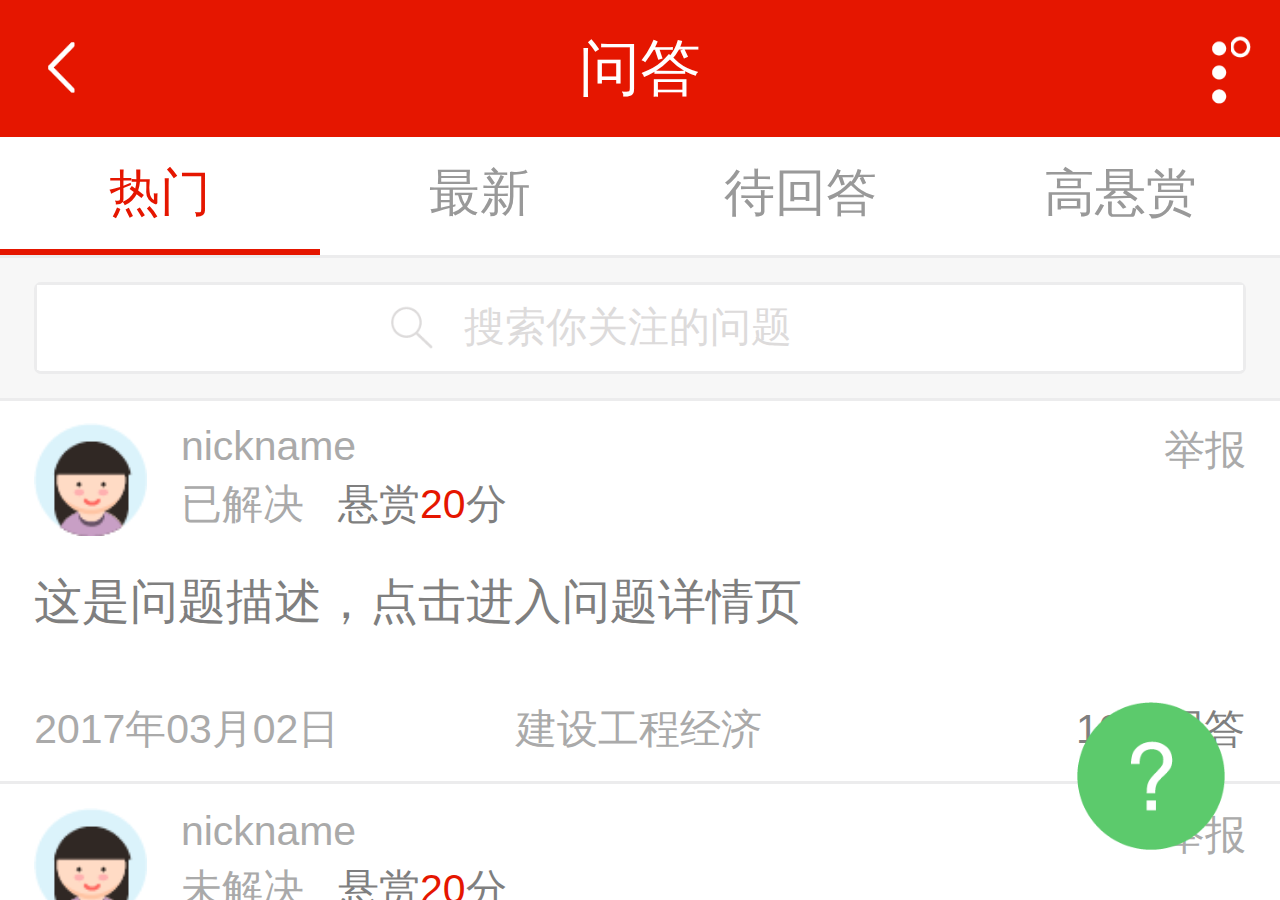
<file: index.html>
﻿<!DOCTYPE html>
<html>

	<head>
		<meta charset="utf-8" />
		<meta name="viewport" content="width=device-width, initial-scale=1, maximum-scale=1, user-scalable=no">
		<title>aaaa</title>		
		<script type="text/javascript" src="js/rem.js"></script>
		<link rel="stylesheet" href="css/common.css" />
		<link rel="stylesheet" href="css/index.css" />
		<script type="text/javascript" src="js/zepto.js"></script>
		<script type="text/javascript" src="js/zepto.gotop.js" ></script>
		<script type="text/javascript" src="js/common.js" ></script>
	</head>

	<body>
		<div class="main-box">
		<div class="head-fixed">
				<header>
				<div class="qa-headaer">
					<a href="#" class="back"><i class="bg-icon"></i></a>
					问答
					<div class="more">
						<!--提示圆点-->
						<i class="bg-icon more-tips"></i>
						<!--三点-->
						<i class="bg-icon more-none"></i>
					</div>
				</div>
			</header>
				<div id="nav">
					<ul class="clearfix">
						<li class="active-nav">热门</li>
						<li>最新</li>
						<li>待回答</li>
						<li>高悬赏</li>
					</ul>
				</div>
				<div class="search-div">
					<div>
							<i class="bg-icon"></i>
							<input type="search" placeholder="搜索你关注的问题" />
					</div>
				</div>
			</div>    
		<div class="body">
		<div class="frame">
			<div class="slider">
				<div class="box">
						<div>
							<div class="question-box">
								<div class="head-box flex-box">
									<div class="headpic">
										<img src="img/headpic.png" width="100%" />
									</div>
									<div class="head-text">
										<div class="nickname">nickname</div>
										<div class="status"><span>已解决</span><span class="reward color-7f">悬赏<span class="score">20</span>分</span>
										</div>
									</div>
									<div class="report">举报</div>
								</div>
								<p class="color-7f">这是问题描述，点击进入问题详情页</p>
								<div class="bottom-box clearfix">
										<div>2017年03月02日</div>
										<div>建设工程经济</div>
										<div class="color-7f">10条回答</div>
								</div>
							</div>
							<div class="question-box">
								<div class="head-box flex-box">
									<div class="headpic">
										<img src="img/headpic.png" width="100%" />
									</div>
									<div class="head-text">
										<div class="nickname">nickname</div>
										<div class="status"><span>未解决</span><span class="reward color-7f">悬赏<span class="score">20</span>分</span>
										</div>
									</div>
									<div class="report">举报</div>
								</div>
								<p class="color-7f">这是问题描述，点击进入问题详情页</p>
								<div class="bottom-box clearfix">
										<div>2017年03月02日</div>
										<div>建设工程经济</div>
										<div class="color-7f">10条回答</div>
								</div>
							</div>
							<div class="question-box">
								<div class="head-box flex-box">
									<div class="headpic">
										<img src="img/headpic.png" width="100%" />
									</div>
									<div class="head-text">
										<div class="nickname">nickname</div>
										<div class="status"><span>未解决</span><span class="reward color-7f">悬赏<span class="score">20</span>分</span>
										</div>
									</div>
									<div class="report">举报</div>
								</div>
								<p class="color-7f">这是问题描述，点击进入问题详情页</p>
								<div class="bottom-box clearfix">
										<div>2017年03月02日</div>
										<div>建设工程经济</div>
										<div class="color-7f">10条回答</div>
								</div>
							</div>
						</div>
						<div class="course-div">
							<div class="course-head">
								<img src="img/arrows.png" class="arrow" style="display: inline;" />
								<span class="course-head-title">你可能需要的课程</span>
								<a href="#">
									<span class="course-more">更多</span><img src="img/more.png" class="course-img-more" style="display: inline;" />
								</a>
							</div>
							<div class="course-wrap">
								<div style="width: 90.6rem;height: 12.6rem;">
									<!--此值为15.1*推荐课程数+0.03，套页面时可修改，目前是6个-->
									<div class="course-box">
										<a href="#">
											<div class="course-img">
												<img src="img/feng.png" />
											</div>
											<p class="overtwo-circle">这这是课程名称</p>
										</a>
									</div>
									<div class="course-box">
										<a href="#">
											<div class="course-img">
												<img src="img/feng.png" />
											</div>
											<p class="overtwo-circle">这是课程名称</p>
										</a>
									</div>
									<div class="course-box">
										<a href="#">
											<div class="course-img">
												<img src="img/feng.png" />
											</div>
											<p class="overtwo-circle">这是课程名称</p>
										</a>
									</div>
									<div class="course-box">
										<a href="#">
											<div class="course-img">
												<img src="img/feng.png" />
											</div>
											<p class="overtwo-circle">这是课程名称</p>
										</a>
									</div>
									<div class="course-box">
										<a href="#">
											<div class="course-img">
												<img src="img/feng.png" />
											</div>
											<p class="overtwo-circle">这是课程名称</p>
										</a>
									</div>
									<div class="course-box">
										<a href="#">
											<div class="course-img">
												<img src="img/feng.png" />
											</div>
											<p class="overtwo-circle">这是课程名称</p>
										</a>
									</div>
								</div>
							</div>
						</div>
						<div>
							<div class="question-box">
								<div class="head-box flex-box">
									<div class="headpic">
										<img src="img/headpic.png" width="100%" />
									</div>
									<div class="head-text">
										<div class="nickname">nickname</div>
										<div class="status"><span>未解决</span><span class="reward color-7f">悬赏<span class="score">20</span>分</span>
										</div>
									</div>
									<div class="report">举报</div>
								</div>
								<p class="color-7f">这是问题描述，点击进入问题详情页</p>
								<div class="bottom-box clearfix">
										<div>2017年03月02日</div>
										<div>建设工程经济</div>
										<div class="color-7f">10条回答</div>
								</div>
							</div>
							<div class="question-box">
								<div class="head-box flex-box">
									<div class="headpic">
										<img src="img/headpic.png" width="100%" />
									</div>
									<div class="head-text">
										<div class="nickname">nickname</div>
										<div class="status"><span>未解决</span><span class="reward color-7f">悬赏<span class="score">20</span>分</span>
										</div>
									</div>
									<div class="report">举报</div>
								</div>
								<p class="color-7f">这是问题描述，点击进入问题详情页</p>
								<div class="bottom-box clearfix">
										<div>2017年03月02日</div>
										<div>建设工程经济</div>
										<div class="color-7f">10条回答</div>
								</div>
							</div>
							<div class="question-box">
								<div class="head-box flex-box">
									<div class="headpic">
										<img src="img/headpic.png" width="100%" />
									</div>
									<div class="head-text">
										<div class="nickname">nickname</div>
										<div class="status"><span>未解决</span><span class="reward color-7f">悬赏<span class="score">20</span>分</span>
										</div>
									</div>
									<div class="report">举报</div>
								</div>
								<p class="color-7f">这是问题描述，点击进入问题详情页</p>
								<div class="bottom-box clearfix">
										<div>2017年03月02日</div>
										<div>建设工程经济</div>
										<div class="color-7f">10条回答</div>
								</div>
							</div>
						</div>
						<div class="course-div">
							<div class="course-head">
								<img src="img/arrows.png" class="arrow" style="display: inline;" />
								<span class="course-head-title">你可能需要的图书</span>
								<a href="#">
									<span class="course-more">更多</span><img src="img/more.png" class="course-img-more" style="display: inline;" />
								</a>
							</div>
							<div class="course-wrap">
								<div style="width: 90.6rem;height: 18.8rem;">
									<!--此值为15.1*推荐课程数+0.01，套页面时可修改，目前是6个-->
									<div class="course-box">
										<a href="#">
											<div class="book-img">
												<img src="img/bookimg.png" />
											</div>
											<p class="overtwo-circle">这是图书名称</p>
										</a>
									</div>
									<div class="course-box">
										<a href="#">
											<div class="book-img">
												<img src="img/bookimg.png" />
											</div>
											<p class="overtwo-circle">这是图书名称</p>
										</a>
									</div>
									<div class="course-box">
										<a href="#">
											<div class="book-img">
												<img src="img/bookimg.png" />
											</div>
											<p class="overtwo-circle">这是图书名称</p>
										</a>
									</div>
									<div class="course-box">
										<a href="#">
											<div class="book-img">
												<img src="img/bookimg.png" />
											</div>
											<p class="overtwo-circle">这是图书名称这是图书</p>
										</a>
									</div>
									<div class="course-box">
										<a href="#">
											<div class="book-img">
												<img src="img/bookimg.png" />
											</div>
											<p class="overtwo-circle">这是图书名称</p>
										</a>
									</div>
									<div class="course-box">
										<a href="#">
											<div class="book-img">
												<img src="img/bookimg.png" />
											</div>
											<p class="overtwo-circle">这是图书名称</p>
										</a>
									</div>
								</div>
							</div>
						</div>
						<div>
							<div class="question-box">
								<div class="head-box flex-box">
									<div class="headpic">
										<img src="img/headpic.png" width="100%" />
									</div>
									<div class="head-text">
										<div class="nickname">nickname</div>
										<div class="status"><span>未解决</span><span class="reward color-7f">悬赏<span class="score">20</span>分</span>
										</div>
									</div>
									<div class="report">举报</div>
								</div>
								<p class="color-7f">这是问题描述，点击进入问题详情页</p>
								<div class="bottom-box clearfix">
										<div>2017年03月02日</div>
										<div>建设工程经济</div>
										<div class="color-7f">10条回答</div>
								</div>
							</div>
							<div class="question-box">
								<div class="head-box flex-box">
									<div class="headpic">
										<img src="img/headpic.png" width="100%" />
									</div>
									<div class="head-text">
										<div class="nickname">nickname</div>
										<div class="status"><span>未解决</span><span class="reward color-7f">悬赏<span class="score">20</span>分</span>
										</div>
									</div>
									<div class="report">举报</div>
								</div>
								<p class="color-7f">这是问题描述，点击进入问题详情页</p>
								<div class="bottom-box clearfix">
										<div>2017年03月02日</div>
										<div>建设工程经济</div>
										<div class="color-7f">10条回答</div>
								</div>
							</div>
							<div class="question-box">
								<div class="head-box flex-box">
									<div class="headpic">
										<img src="img/headpic.png" width="100%" />
									</div>
									<div class="head-text">
										<div class="nickname">nickname</div>
										<div class="status"><span>未解决</span><span class="reward color-7f">悬赏<span class="score">20</span>分</span>
										</div>
									</div>
									<div class="report">举报</div>
								</div>
								<p class="color-7f">这是问题描述，点击进入问题详情页</p>
								<div class="bottom-box clearfix">
										<div>2017年03月02日</div>
										<div>建设工程经济</div>
										<div class="color-7f">10条回答</div>
								</div>
							</div>
						</div>
					
				</div>
				<div class="box">
						<div>
							<div class="question-box">
								<div class="head-box flex-box">
									<div class="headpic">
										<img src="img/headpic.png" width="100%" />
									</div>
									<div class="head-text">
										<div class="nickname">nickname</div>
										<div class="status"><span>未解决</span><span class="reward color-7f">悬赏<span class="score">20</span>分</span>
										</div>
									</div>
									<div class="report">举报</div>
								</div>
								<p class="color-7f">这是问题描述，点击进入问题详情页</p>
								<div class="bottom-box clearfix">
										<div>2017年03月02日</div>
										<div>建设工程经济</div>
										<div class="color-7f">10条回答</div>
								</div>
							</div>
							<div class="question-box">
								<div class="head-box flex-box">
									<div class="headpic">
										<img src="img/headpic.png" width="100%" />
									</div>
									<div class="head-text">
										<div class="nickname">nickname</div>
										<div class="status"><span>未解决</span><span class="reward color-7f">悬赏<span class="score">20</span>分</span>
										</div>
									</div>
									<div class="report">举报</div>
								</div>
								<p class="color-7f">这是问题描述，点击进入问题详情页</p>
								<div class="bottom-box clearfix">
										<div>2017年03月02日</div>
										<div>建设工程经济</div>
										<div class="color-7f">10条回答</div>
								</div>
							</div>
							<div class="question-box">
								<div class="head-box flex-box">
									<div class="headpic">
										<img src="img/headpic.png" width="100%" />
									</div>
									<div class="head-text">
										<div class="nickname">nickname</div>
										<div class="status"><span>未解决</span><span class="reward color-7f">悬赏<span class="score">20</span>分</span>
										</div>
									</div>
									<div class="report">举报</div>
								</div>
								<p class="color-7f">这是问题描述，点击进入问题详情页</p>
								<div class="bottom-box clearfix">
										<div>2017年03月02日</div>
										<div>建设工程经济</div>
										<div class="color-7f">10条回答</div>
								</div>
							</div>
						</div>
						<div class="course-div">
							<div class="course-head">
								<img src="img/arrows.png" class="arrow" style="display: inline;" />
								<span class="course-head-title">你可能需要的课程</span>
								<a href="#">
									<span class="course-more">更多</span><img src="img/more.png" class="course-img-more" style="display: inline;" />
								</a>
							</div>
							<div class="course-wrap">
								<div style="width: 90.6rem;height: 12.6rem;">
									<!--此值为15.1*推荐课程数+0.03，套页面时可修改，目前是6个-->
									<div class="course-box">
										<a href="#">
											<div class="course-img">
												<img src="img/feng.png" />
											</div>
											<p class="overtwo-circle">这这是课程名称</p>
										</a>
									</div>
									<div class="course-box">
										<a href="#">
											<div class="course-img">
												<img src="img/feng.png" />
											</div>
											<p class="overtwo-circle">这是课程名称</p>
										</a>
									</div>
									<div class="course-box">
										<a href="#">
											<div class="course-img">
												<img src="img/feng.png" />
											</div>
											<p class="overtwo-circle">这是课程名称</p>
										</a>
									</div>
									<div class="course-box">
										<a href="#">
											<div class="course-img">
												<img src="img/feng.png" />
											</div>
											<p class="overtwo-circle">这是课程名称</p>
										</a>
									</div>
									<div class="course-box">
										<a href="#">
											<div class="course-img">
												<img src="img/feng.png" />
											</div>
											<p class="overtwo-circle">这是课程名称</p>
										</a>
									</div>
									<div class="course-box">
										<a href="#">
											<div class="course-img">
												<img src="img/feng.png" />
											</div>
											<p class="overtwo-circle">这是课程名称</p>
										</a>
									</div>
								</div>
							</div>
						</div>
						<div>
							<div class="question-box">
								<div class="head-box flex-box">
									<div class="headpic">
										<img src="img/headpic.png" width="100%" />
									</div>
									<div class="head-text">
										<div class="nickname">nickname</div>
										<div class="status"><span>未解决</span><span class="reward color-7f">悬赏<span class="score">20</span>分</span>
										</div>
									</div>
									<div class="report">举报</div>
								</div>
								<p class="color-7f">这是问题描述，点击进入问题详情页</p>
								<div class="bottom-box clearfix">
										<div>2017年03月02日</div>
										<div>建设工程经济</div>
										<div class="color-7f">10条回答</div>
								</div>
							</div>
							<div class="question-box">
								<div class="head-box flex-box">
									<div class="headpic">
										<img src="img/headpic.png" width="100%" />
									</div>
									<div class="head-text">
										<div class="nickname">nickname</div>
										<div class="status"><span>未解决</span><span class="reward color-7f">悬赏<span class="score">20</span>分</span>
										</div>
									</div>
									<div class="report">举报</div>
								</div>
								<p class="color-7f">这是问题描述，点击进入问题详情页</p>
								<div class="bottom-box clearfix">
										<div>2017年03月02日</div>
										<div>建设工程经济</div>
										<div class="color-7f">10条回答</div>
								</div>
							</div>
							<div class="question-box">
								<div class="head-box flex-box">
									<div class="headpic">
										<img src="img/headpic.png" width="100%" />
									</div>
									<div class="head-text">
										<div class="nickname">nickname</div>
										<div class="status"><span>未解决</span><span class="reward color-7f">悬赏<span class="score">20</span>分</span>
										</div>
									</div>
									<div class="report">举报</div>
								</div>
								<p class="color-7f">这是问题描述，点击进入问题详情页</p>
								<div class="bottom-box clearfix">
										<div>2017年03月02日</div>
										<div>建设工程经济</div>
										<div class="color-7f">10条回答</div>
								</div>
							</div>
						</div>
						<div class="course-div">
							<div class="course-head">
								<img src="img/arrows.png" class="arrow" style="display: inline;" />
								<span class="course-head-title">你可能需要的图书</span>
								<a href="#">
									<span class="course-more">更多</span><img src="img/more.png" class="course-img-more" style="display: inline;" />
								</a>
							</div>
							<div class="course-wrap">
								<div style="width: 90.6rem;height: 18.8rem;">
									<!--此值为15.1*推荐课程数+0.01，套页面时可修改，目前是6个-->
									<div class="course-box">
										<a href="#">
											<div class="book-img">
												<img src="img/bookimg.png" />
											</div>
											<p class="overtwo-circle">这是图书名称</p>
										</a>
									</div>
									<div class="course-box">
										<a href="#">
											<div class="book-img">
												<img src="img/bookimg.png" />
											</div>
											<p class="overtwo-circle">这是图书名称</p>
										</a>
									</div>
									<div class="course-box">
										<a href="#">
											<div class="book-img">
												<img src="img/bookimg.png" />
											</div>
											<p class="overtwo-circle">这是图书名称</p>
										</a>
									</div>
									<div class="course-box">
										<a href="#">
											<div class="book-img">
												<img src="img/bookimg.png" />
											</div>
											<p class="overtwo-circle">这是图书名称这是图书</p>
										</a>
									</div>
									<div class="course-box">
										<a href="#">
											<div class="book-img">
												<img src="img/bookimg.png" />
											</div>
											<p class="overtwo-circle">这是图书名称</p>
										</a>
									</div>
									<div class="course-box">
										<a href="#">
											<div class="book-img">
												<img src="img/bookimg.png" />
											</div>
											<p class="overtwo-circle">这是图书名称</p>
										</a>
									</div>
								</div>
							</div>
						</div>
						<div>
							<div class="question-box">
								<div class="head-box flex-box">
									<div class="headpic">
										<img src="img/headpic.png" width="100%" />
									</div>
									<div class="head-text">
										<div class="nickname">nickname</div>
										<div class="status"><span>未解决</span><span class="reward color-7f">悬赏<span class="score">20</span>分</span>
										</div>
									</div>
									<div class="report">举报</div>
								</div>
								<p class="color-7f">这是问题描述，点击进入问题详情页</p>
								<div class="bottom-box clearfix">
										<div>2017年03月02日</div>
										<div>建设工程经济</div>
										<div class="color-7f">10条回答</div>
								</div>
							</div>
							<div class="question-box">
								<div class="head-box flex-box">
									<div class="headpic">
										<img src="img/headpic.png" width="100%" />
									</div>
									<div class="head-text">
										<div class="nickname">nickname</div>
										<div class="status"><span>未解决</span><span class="reward color-7f">悬赏<span class="score">20</span>分</span>
										</div>
									</div>
									<div class="report">举报</div>
								</div>
								<p class="color-7f">这是问题描述，点击进入问题详情页</p>
								<div class="bottom-box clearfix">
										<div>2017年03月02日</div>
										<div>建设工程经济</div>
										<div class="color-7f">10条回答</div>
								</div>
							</div>
							<div class="question-box">
								<div class="head-box flex-box">
									<div class="headpic">
										<img src="img/headpic.png" width="100%" />
									</div>
									<div class="head-text">
										<div class="nickname">nickname</div>
										<div class="status"><span>未解决</span><span class="reward color-7f">悬赏<span class="score">20</span>分</span>
										</div>
									</div>
									<div class="report">举报</div>
								</div>
								<p class="color-7f">这是问题描述，点击进入问题详情页</p>
								<div class="bottom-box clearfix">
										<div>2017年03月02日</div>
										<div>建设工程经济</div>
										<div class="color-7f">10条回答</div>
								</div>
							</div>
						</div>
					
				</div>
				<div class="box">
						<div>
							<div class="question-box">
								<div class="head-box flex-box">
									<div class="headpic">
										<img src="img/headpic.png" width="100%" />
									</div>
									<div class="head-text">
										<div class="nickname">nickname</div>
										<div class="status"><span>未解决</span><span class="reward color-7f">悬赏<span class="score">20</span>分</span>
										</div>
									</div>
									<div class="report">举报</div>
								</div>
								<p class="color-7f">这是问题描述，点击进入问题详情页</p>
								<div class="bottom-box clearfix">
										<div>2017年03月02日</div>
										<div>建设工程经济</div>
										<div class="color-7f">10条回答</div>
								</div>
							</div>
							<div class="question-box">
								<div class="head-box flex-box">
									<div class="headpic">
										<img src="img/headpic.png" width="100%" />
									</div>
									<div class="head-text">
										<div class="nickname">nickname</div>
										<div class="status"><span>未解决</span><span class="reward color-7f">悬赏<span class="score">20</span>分</span>
										</div>
									</div>
									<div class="report">举报</div>
								</div>
								<p class="color-7f">这是问题描述，点击进入问题详情页</p>
								<div class="bottom-box clearfix">
										<div>2017年03月02日</div>
										<div>建设工程经济</div>
										<div class="color-7f">10条回答</div>
								</div>
							</div>
							<div class="question-box">
								<div class="head-box flex-box">
									<div class="headpic">
										<img src="img/headpic.png" width="100%" />
									</div>
									<div class="head-text">
										<div class="nickname">nickname</div>
										<div class="status"><span>未解决</span><span class="reward color-7f">悬赏<span class="score">20</span>分</span>
										</div>
									</div>
									<div class="report">举报</div>
								</div>
								<p class="color-7f">这是问题描述，点击进入问题详情页</p>
								<div class="bottom-box clearfix">
										<div>2017年03月02日</div>
										<div>建设工程经济</div>
										<div class="color-7f">10条回答</div>
								</div>
							</div>
						</div>
						<div class="course-div">
							<div class="course-head">
								<img src="img/arrows.png" class="arrow" style="display: inline;" />
								<span class="course-head-title">你可能需要的课程</span>
								<a href="#">
									<span class="course-more">更多</span><img src="img/more.png" class="course-img-more" style="display: inline;" />
								</a>
							</div>
							<div class="course-wrap">
								<div style="width: 90.6rem;height: 12.6rem;">
									<!--此值为15.1*推荐课程数+0.03，套页面时可修改，目前是6个-->
									<div class="course-box">
										<a href="#">
											<div class="course-img">
												<img src="img/feng.png" />
											</div>
											<p class="overtwo-circle">这这是课程名称</p>
										</a>
									</div>
									<div class="course-box">
										<a href="#">
											<div class="course-img">
												<img src="img/feng.png" />
											</div>
											<p class="overtwo-circle">这是课程名称</p>
										</a>
									</div>
									<div class="course-box">
										<a href="#">
											<div class="course-img">
												<img src="img/feng.png" />
											</div>
											<p class="overtwo-circle">这是课程名称</p>
										</a>
									</div>
									<div class="course-box">
										<a href="#">
											<div class="course-img">
												<img src="img/feng.png" />
											</div>
											<p class="overtwo-circle">这是课程名称</p>
										</a>
									</div>
									<div class="course-box">
										<a href="#">
											<div class="course-img">
												<img src="img/feng.png" />
											</div>
											<p class="overtwo-circle">这是课程名称</p>
										</a>
									</div>
									<div class="course-box">
										<a href="#">
											<div class="course-img">
												<img src="img/feng.png" />
											</div>
											<p class="overtwo-circle">这是课程名称</p>
										</a>
									</div>
								</div>
							</div>
						</div>
						<div>
							<div class="question-box">
								<div class="head-box flex-box">
									<div class="headpic">
										<img src="img/headpic.png" width="100%" />
									</div>
									<div class="head-text">
										<div class="nickname">nickname</div>
										<div class="status"><span>未解决</span><span class="reward color-7f">悬赏<span class="score">20</span>分</span>
										</div>
									</div>
									<div class="report">举报</div>
								</div>
								<p class="color-7f">这是问题描述，点击进入问题详情页</p>
								<div class="bottom-box clearfix">
										<div>2017年03月02日</div>
										<div>建设工程经济</div>
										<div class="color-7f">10条回答</div>
								</div>
							</div>
							<div class="question-box">
								<div class="head-box flex-box">
									<div class="headpic">
										<img src="img/headpic.png" width="100%" />
									</div>
									<div class="head-text">
										<div class="nickname">nickname</div>
										<div class="status"><span>未解决</span><span class="reward color-7f">悬赏<span class="score">20</span>分</span>
										</div>
									</div>
									<div class="report">举报</div>
								</div>
								<p class="color-7f">这是问题描述，点击进入问题详情页</p>
								<div class="bottom-box clearfix">
										<div>2017年03月02日</div>
										<div>建设工程经济</div>
										<div class="color-7f">10条回答</div>
								</div>
							</div>
							<div class="question-box">
								<div class="head-box flex-box">
									<div class="headpic">
										<img src="img/headpic.png" width="100%" />
									</div>
									<div class="head-text">
										<div class="nickname">nickname</div>
										<div class="status"><span>未解决</span><span class="reward color-7f">悬赏<span class="score">20</span>分</span>
										</div>
									</div>
									<div class="report">举报</div>
								</div>
								<p class="color-7f">这是问题描述，点击进入问题详情页</p>
								<div class="bottom-box clearfix">
										<div>2017年03月02日</div>
										<div>建设工程经济</div>
										<div class="color-7f">10条回答</div>
								</div>
							</div>
						</div>
						<div class="course-div">
							<div class="course-head">
								<img src="img/arrows.png" class="arrow" style="display: inline;" />
								<span class="course-head-title">你可能需要的图书</span>
								<a href="#">
									<span class="course-more">更多</span><img src="img/more.png" class="course-img-more" style="display: inline;" />
								</a>
							</div>
							<div class="course-wrap">
								<div style="width: 90.6rem;height: 18.8rem;">
									<!--此值为15.1*推荐课程数+0.01，套页面时可修改，目前是6个-->
									<div class="course-box">
										<a href="#">
											<div class="book-img">
												<img src="img/bookimg.png" />
											</div>
											<p class="overtwo-circle">这是图书名称</p>
										</a>
									</div>
									<div class="course-box">
										<a href="#">
											<div class="book-img">
												<img src="img/bookimg.png" />
											</div>
											<p class="overtwo-circle">这是图书名称</p>
										</a>
									</div>
									<div class="course-box">
										<a href="#">
											<div class="book-img">
												<img src="img/bookimg.png" />
											</div>
											<p class="overtwo-circle">这是图书名称</p>
										</a>
									</div>
									<div class="course-box">
										<a href="#">
											<div class="book-img">
												<img src="img/bookimg.png" />
											</div>
											<p class="overtwo-circle">这是图书名称这是图书</p>
										</a>
									</div>
									<div class="course-box">
										<a href="#">
											<div class="book-img">
												<img src="img/bookimg.png" />
											</div>
											<p class="overtwo-circle">这是图书名称</p>
										</a>
									</div>
									<div class="course-box">
										<a href="#">
											<div class="book-img">
												<img src="img/bookimg.png" />
											</div>
											<p class="overtwo-circle">这是图书名称</p>
										</a>
									</div>
								</div>
							</div>
						</div>
						<div>
							<div class="question-box">
								<div class="head-box flex-box">
									<div class="headpic">
										<img src="img/headpic.png" width="100%" />
									</div>
									<div class="head-text">
										<div class="nickname">nickname</div>
										<div class="status"><span>未解决</span><span class="reward color-7f">悬赏<span class="score">20</span>分</span>
										</div>
									</div>
									<div class="report">举报</div>
								</div>
								<p class="color-7f">这是问题描述，点击进入问题详情页</p>
								<div class="bottom-box clearfix">
										<div>2017年03月02日</div>
										<div>建设工程经济</div>
										<div class="color-7f">10条回答</div>
								</div>
							</div>
							<div class="question-box">
								<div class="head-box flex-box">
									<div class="headpic">
										<img src="img/headpic.png" width="100%" />
									</div>
									<div class="head-text">
										<div class="nickname">nickname</div>
										<div class="status"><span>未解决</span><span class="reward color-7f">悬赏<span class="score">20</span>分</span>
										</div>
									</div>
									<div class="report">举报</div>
								</div>
								<p class="color-7f">这是问题描述，点击进入问题详情页</p>
								<div class="bottom-box clearfix">
										<div>2017年03月02日</div>
										<div>建设工程经济</div>
										<div class="color-7f">10条回答</div>
								</div>
							</div>
							<div class="question-box">
								<div class="head-box flex-box">
									<div class="headpic">
										<img src="img/headpic.png" width="100%" />
									</div>
									<div class="head-text">
										<div class="nickname">nickname</div>
										<div class="status"><span>未解决</span><span class="reward color-7f">悬赏<span class="score">20</span>分</span>
										</div>
									</div>
									<div class="report">举报</div>
								</div>
								<p class="color-7f">这是问题描述，点击进入问题详情页</p>
								<div class="bottom-box clearfix">
										<div>2017年03月02日</div>
										<div>建设工程经济</div>
										<div class="color-7f">10条回答</div>
								</div>
							</div>
						</div>
				</div>
				<div class="box">
						<div>
							<div class="question-box">
								<div class="head-box flex-box">
									<div class="headpic">
										<img src="img/headpic.png" width="100%" />
									</div>
									<div class="head-text">
										<div class="nickname">nickname</div>
										<div class="status"><span>未解决</span><span class="reward color-7f">悬赏<span class="score">20</span>分</span>
										</div>
									</div>
									<div class="report">举报</div>
								</div>
								<p class="color-7f">这是问题描述，点击进入问题详情页</p>
								<div class="bottom-box clearfix">
										<div>2017年03月02日</div>
										<div>建设工程经济</div>
										<div class="color-7f">10条回答</div>
								</div>
							</div>
							<div class="question-box">
								<div class="head-box flex-box">
									<div class="headpic">
										<img src="img/headpic.png" width="100%" />
									</div>
									<div class="head-text">
										<div class="nickname">nickname</div>
										<div class="status"><span>未解决</span><span class="reward color-7f">悬赏<span class="score">20</span>分</span>
										</div>
									</div>
									<div class="report">举报</div>
								</div>
								<p class="color-7f">这是问题描述，点击进入问题详情页</p>
								<div class="bottom-box clearfix">
										<div>2017年03月02日</div>
										<div>建设工程经济</div>
										<div class="color-7f">10条回答</div>
								</div>
							</div>
							<div class="question-box">
								<div class="head-box flex-box">
									<div class="headpic">
										<img src="img/headpic.png" width="100%" />
									</div>
									<div class="head-text">
										<div class="nickname">nickname</div>
										<div class="status"><span>未解决</span><span class="reward color-7f">悬赏<span class="score">20</span>分</span>
										</div>
									</div>
									<div class="report">举报</div>
								</div>
								<p class="color-7f">这是问题描述，点击进入问题详情页</p>
								<div class="bottom-box clearfix">
										<div>2017年03月02日</div>
										<div>建设工程经济</div>
										<div class="color-7f">10条回答</div>
								</div>
							</div>
						</div>
						<div class="course-div">
							<div class="course-head">
								<img src="img/arrows.png" class="arrow" style="display: inline;" />
								<span class="course-head-title">你可能需要的课程</span>
								<a href="#">
									<span class="course-more">更多</span><img src="img/more.png" class="course-img-more" style="display: inline;" />
								</a>
							</div>
							<div class="course-wrap">
								<div style="width: 90.6rem;height: 12.6rem;">
									<!--此值为15.1*推荐课程数+0.03，套页面时可修改，目前是6个-->
									<div class="course-box">
										<a href="#">
											<div class="course-img">
												<img src="img/feng.png" />
											</div>
											<p class="overtwo-circle">这这是课程名称</p>
										</a>
									</div>
									<div class="course-box">
										<a href="#">
											<div class="course-img">
												<img src="img/feng.png" />
											</div>
											<p class="overtwo-circle">这是课程名称</p>
										</a>
									</div>
									<div class="course-box">
										<a href="#">
											<div class="course-img">
												<img src="img/feng.png" />
											</div>
											<p class="overtwo-circle">这是课程名称</p>
										</a>
									</div>
									<div class="course-box">
										<a href="#">
											<div class="course-img">
												<img src="img/feng.png" />
											</div>
											<p class="overtwo-circle">这是课程名称</p>
										</a>
									</div>
									<div class="course-box">
										<a href="#">
											<div class="course-img">
												<img src="img/feng.png" />
											</div>
											<p class="overtwo-circle">这是课程名称</p>
										</a>
									</div>
									<div class="course-box">
										<a href="#">
											<div class="course-img">
												<img src="img/feng.png" />
											</div>
											<p class="overtwo-circle">这是课程名称</p>
										</a>
									</div>
								</div>
							</div>
						</div>
						<div>
							<div class="question-box">
								<div class="head-box flex-box">
									<div class="headpic">
										<img src="img/headpic.png" width="100%" />
									</div>
									<div class="head-text">
										<div class="nickname">nickname</div>
										<div class="status"><span>未解决</span><span class="reward color-7f">悬赏<span class="score">20</span>分</span>
										</div>
									</div>
									<div class="report">举报</div>
								</div>
								<p class="color-7f">这是问题描述，点击进入问题详情页</p>
								<div class="bottom-box clearfix">
										<div>2017年03月02日</div>
										<div>建设工程经济</div>
										<div class="color-7f">10条回答</div>
								</div>
							</div>
							<div class="question-box">
								<div class="head-box flex-box">
									<div class="headpic">
										<img src="img/headpic.png" width="100%" />
									</div>
									<div class="head-text">
										<div class="nickname">nickname</div>
										<div class="status"><span>未解决</span><span class="reward color-7f">悬赏<span class="score">20</span>分</span>
										</div>
									</div>
									<div class="report">举报</div>
								</div>
								<p class="color-7f">这是问题描述，点击进入问题详情页</p>
								<div class="bottom-box clearfix">
										<div>2017年03月02日</div>
										<div>建设工程经济</div>
										<div class="color-7f">10条回答</div>
								</div>
							</div>
							<div class="question-box">
								<div class="head-box flex-box">
									<div class="headpic">
										<img src="img/headpic.png" width="100%" />
									</div>
									<div class="head-text">
										<div class="nickname">nickname</div>
										<div class="status"><span>未解决</span><span class="reward color-7f">悬赏<span class="score">20</span>分</span>
										</div>
									</div>
									<div class="report">举报</div>
								</div>
								<p class="color-7f">这是问题描述，点击进入问题详情页</p>
								<div class="bottom-box clearfix">
										<div>2017年03月02日</div>
										<div>建设工程经济</div>
										<div class="color-7f">10条回答</div>
								</div>
							</div>
						</div>
						<div class="course-div">
							<div class="course-head">
								<img src="img/arrows.png" class="arrow" style="display: inline;" />
								<span class="course-head-title">你可能需要的图书</span>
								<a href="#">
									<span class="course-more">更多</span><img src="img/more.png" class="course-img-more" style="display: inline;" />
								</a>
							</div>
							<div class="course-wrap">
								<div style="width: 90.6rem;height: 18.8rem;">
									<!--此值为15.1*推荐课程数+0.01，套页面时可修改，目前是6个-->
									<div class="course-box">
										<a href="#">
											<div class="book-img">
												<img src="img/bookimg.png" />
											</div>
											<p class="overtwo-circle">这是图书名称</p>
										</a>
									</div>
									<div class="course-box">
										<a href="#">
											<div class="book-img">
												<img src="img/bookimg.png" />
											</div>
											<p class="overtwo-circle">这是图书名称</p>
										</a>
									</div>
									<div class="course-box">
										<a href="#">
											<div class="book-img">
												<img src="img/bookimg.png" />
											</div>
											<p class="overtwo-circle">这是图书名称</p>
										</a>
									</div>
									<div class="course-box">
										<a href="#">
											<div class="book-img">
												<img src="img/bookimg.png" />
											</div>
											<p class="overtwo-circle">这是图书名称这是图书</p>
										</a>
									</div>
									<div class="course-box">
										<a href="#">
											<div class="book-img">
												<img src="img/bookimg.png" />
											</div>
											<p class="overtwo-circle">这是图书名称</p>
										</a>
									</div>
									<div class="course-box">
										<a href="#">
											<div class="book-img">
												<img src="img/bookimg.png" />
											</div>
											<p class="overtwo-circle">这是图书名称</p>
										</a>
									</div>
								</div>
							</div>
						</div>
						<div>
							<div class="question-box">
								<div class="head-box flex-box">
									<div class="headpic">
										<img src="img/headpic.png" width="100%" />
									</div>
									<div class="head-text">
										<div class="nickname">nickname</div>
										<div class="status"><span>未解决</span><span class="reward color-7f">悬赏<span class="score">20</span>分</span>
										</div>
									</div>
									<div class="report">举报</div>
								</div>
								<p class="color-7f">这是问题描述，点击进入问题详情页</p>
								<div class="bottom-box clearfix">
										<div>2017年03月02日</div>
										<div>建设工程经济</div>
										<div class="color-7f">10条回答</div>
								</div>
							</div>
							<div class="question-box">
								<div class="head-box flex-box">
									<div class="headpic">
										<img src="img/headpic.png" width="100%" />
									</div>
									<div class="head-text">
										<div class="nickname">nickname</div>
										<div class="status"><span>未解决</span><span class="reward color-7f">悬赏<span class="score">20</span>分</span>
										</div>
									</div>
									<div class="report">举报</div>
								</div>
								<p class="color-7f">这是问题描述，点击进入问题详情页</p>
								<div class="bottom-box clearfix">
										<div>2017年03月02日</div>
										<div>建设工程经济</div>
										<div class="color-7f">10条回答</div>
								</div>
							</div>
							<div class="question-box">
								<div class="head-box flex-box">
									<div class="headpic">
										<img src="img/headpic.png" width="100%" />
									</div>
									<div class="head-text">
										<div class="nickname">nickname</div>
										<div class="status"><span>未解决</span><span class="reward color-7f">悬赏<span class="score">20</span>分</span>
										</div>
									</div>
									<div class="report">举报</div>
								</div>
								<p class="color-7f">这是问题描述，点击进入问题详情页</p>
								<div class="bottom-box clearfix">
										<div>2017年03月02日</div>
										<div>建设工程经济</div>
										<div class="color-7f">10条回答</div>
								</div>
							</div>
						</div>
					
				</div>
			</div>
		</div>
		</div>
		<div class="suspend">
			<i class="bg-icon gotop"></i>
			<a href="#">
				<i class="bg-icon ask-icon"></i>
			</a>
		</div>
		<div class="more-hide-dive">
			<div class="more-arrow"></div>
			<div class="more-list">
				<ul>
					<li><a href="#"><i class="bg-icon my-ask"></i><span class="text">我的问答</span><span class="red-dot"></span></a></li>
					<li><a href="#"><i class="bg-icon change"></i><span class="text">切换科目</span></a></li>
					<li><a href="#"><i class="bg-icon home-icon"></i><span class="text">网校首页</span></a></li>
				</ul>
			</div>
		</div>
		<div class="shade"></div>
		</div>
		<div class="search-box">
			<div class="head-fixed">
				<header>
					<div class="qa-headaer">
						<a href="#" class="back"><i class="bg-icon"></i></a>
						问答
						<div class="search">搜索</div>
					</div>
				</header>

				<div class="search-div">
					<div>
						<div class="clearfix">
							<i class="bg-icon"></i>
							<input type="search" placeholder="搜索你关注的问题" />
							
						</div>
					</div>
				</div>
			</div>
			<div class="search-slider">
			<div class="history-box">
				<div class="history-head">历史记录</div>
					<ul>
						<li>这是一条记录</li>
						<li class="over-circle">这是一条记录这是一条记录这是一条记录这是一条记录这是一条记录这是一条记录这是一条记录这是一条记录这是一条记录</li>
					</ul>
			</div>
			</div>
		</div>
	</body>
<script type="text/javascript" src="js/index.js"></script>
</html>
</file>
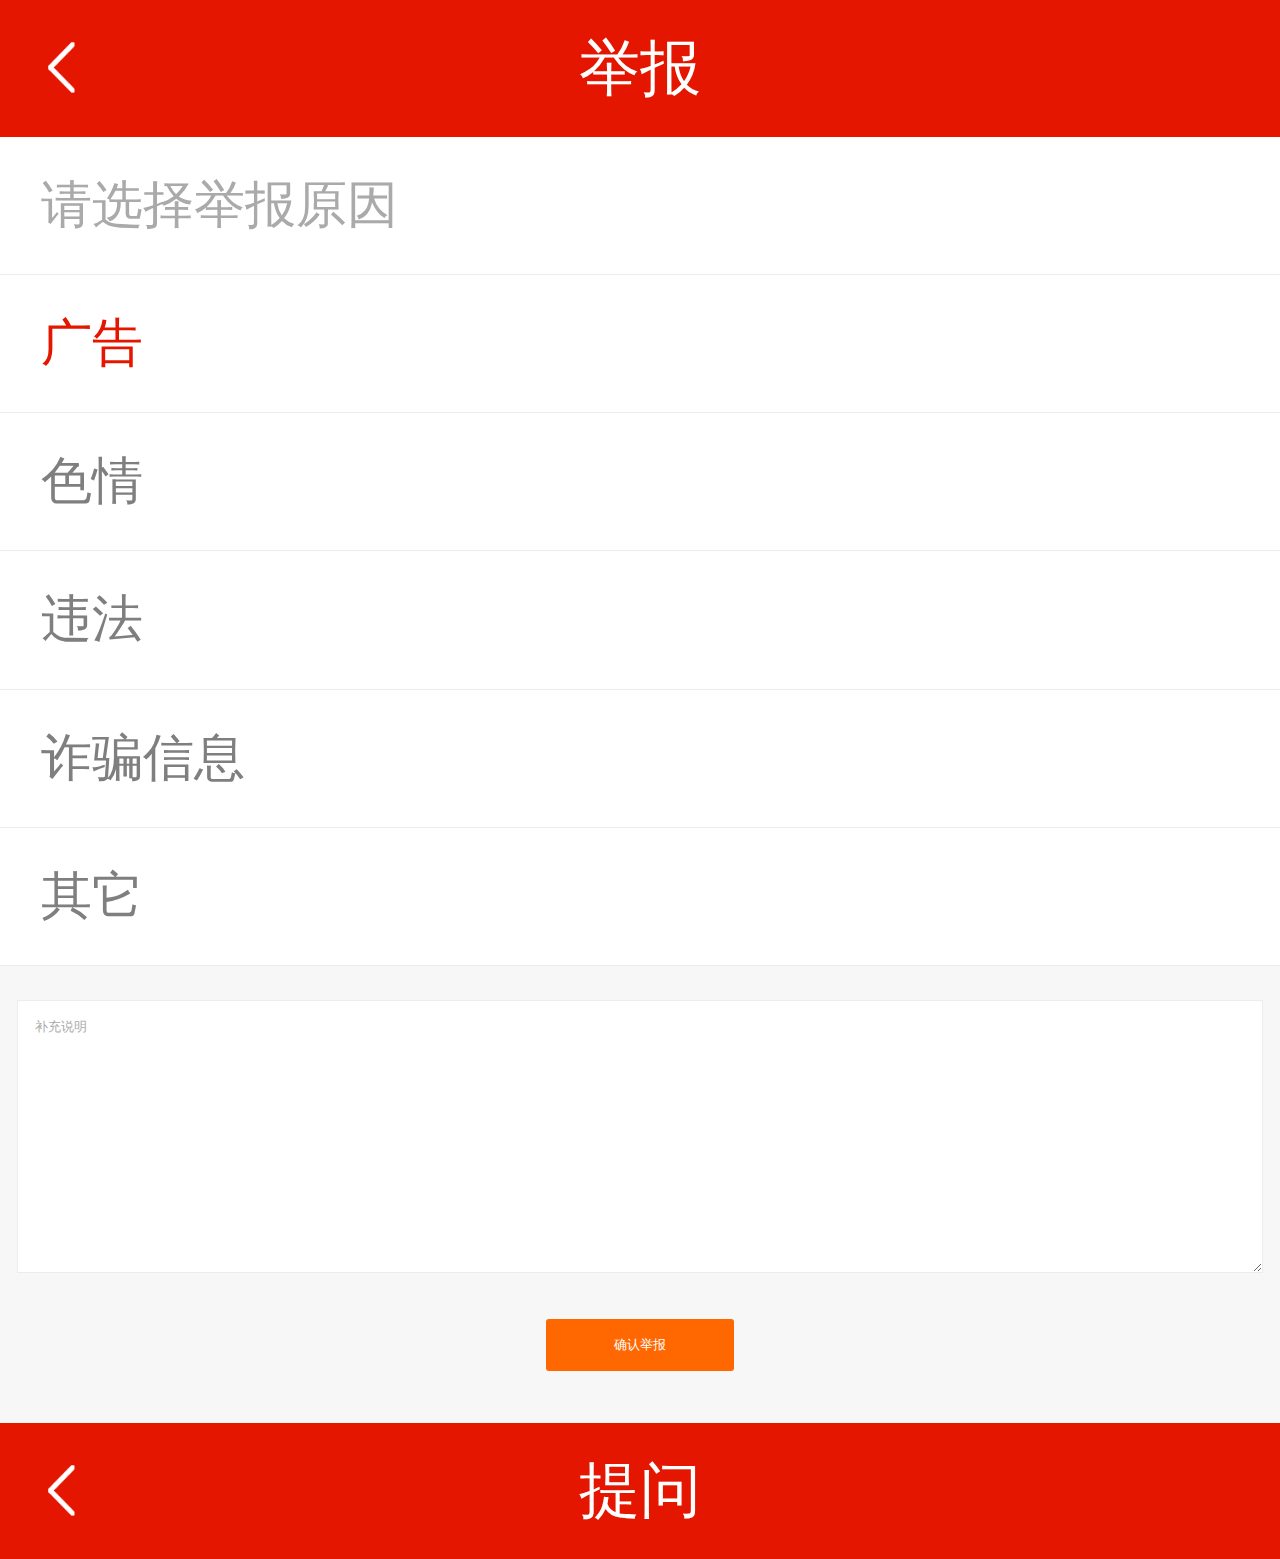
<file: report.html>
<!DOCTYPE html>
<html>
	<head>
		<meta charset="UTF-8">
		<meta charset="UTF-8">
		<meta http-equiv="X-UA-Compatible" content="IE=edge">
		<meta name="viewport" content="width=device-width, initial-scale=1, maximum-scale=1, user-scalable=no">
		<title>举报</title>
		<link rel="stylesheet" href="css/common.css" />
		<link rel="stylesheet" href="css/report.css" />
		<script type="text/javascript" src="js/zepto.js"></script>
		<script type="text/javascript" src="js/rem.js" ></script>
		<script type="text/javascript">
			var items=["a","b"]
		</script>
	</head>
	<body class="qa-report">
		<!--举报页面-->
		<div class="qa-report-page">
			<header>
				<div class="qa-headaer">
					<a href="#" class="back"><i class="bg-icon"></i></a>
					举报
				</div>
			</header>
			<div class="qa-report-box qa-fix-bottom">
				<div class="qa-report-choos">
					<div class="qa-report-title qacolor-a qabd-ec" >
						请选择举报原因
					</div>
					<div class="qa-report-list qacolor-f7 qabd-ec active">
						广告
					</div>
					<div class="qa-report-list qacolor-f7 qabd-ec">
						色情
					</div>
					<div class="qa-report-list qacolor-f7 qabd-ec">
						违法
					</div>
					<div class="qa-report-list qacolor-f7 qabd-ec">
						诈骗信息
					</div>
					<div class="qa-report-list qacolor-f7 qabd-ec">
						其它
					</div>
				</div>
				<div class="qa-report-text tac">
					<textarea  placeholder="补充说明"></textarea>
					<input type="button" class="qa-report-btn" value="确认举报">
				</div>
			</div>
		</div>
		<!--提问页面-->
		<div class="qa-askques-page">
			<header>
				<div class="qa-headaer">
					<a href="#" class="back"><i class="bg-icon"></i></a>
					提问
				</div>
			</header>
		</div>
		<!--问题分类-->
		<div class="qa-queclassifica-page"></div>
		<!--悬赏积分-->
		<div class="qa-reword-page"></div>
	</body>
</html>
</file>
<file: css/common.css>
body,div,dl,dt,dd,ul,ol,li,h1,h2,h3,h4,h5,h6,pre,code,form,fieldset,legend,input,p,blockquote,th,td{padding: 0;margin: 0;}
body { font: normal 100% Helvetica, Arial, sans-serif;}
body{font-size: 12px;font-size: 1.2rem;} 
html,body{width: 100%;height: 100%;}
img{border:0;display: block;}
input:focus,textarea:focus{outline:none}
div{box-sizing: border-box;-moz-box-sizing:border-box; /* Firefox */-webkit-box-sizing:border-box; /* Safari */}
ul,li{list-style-type:none;}
.fl{float: left;}
.rt{float: right;}
/*父级清楚浮动*/
.clearfix:after{visibility:hidden;display:block; font-size:0; content:'\20'; clear:both; height:0;}
.clear{clear: both;}
/*垂直居中对齐*/
.ver-middle{position: absolute; bottom: 50%;left: 50%;transform: translate(-50%, -50%);}

/*点点显示*/
.over-circle{display:inline-block;padding:0.1rem;width:100%;overflow: hidden;text-overflow: ellipsis;vertical-align: middle;}
.overtwo-circle{display: -webkit-box;overflow: hidden;word-break: break-all;-webkit-line-clamp: 2; -webkit-box-orient: vertical;}
.flex-box{display: flex;display: -webkit-flex;}
a{text-decoration:none;color: currentcolor;}
a:hover{text-decoration:none;}
/*该站公用样式*/
.main-clor{
	color:#E51600;
}
.body{
	height: 100%;
	width: 100%;
	overflow-x: hidden;
	overflow-y: auto;
	padding-top: 11.7rem;
}
/*头部*/
.qa-headaer{
	height: 4rem;
	background-color: #e51600;
	position: relative;
	font-size: 1.8rem;
	text-align: center;
	color: #fff;
	    display: flex;
    align-items: center;
    justify-content: center;
}
.back{
	display: inline-block;
	position: absolute;
	left: 0;
	height:100%;
	width: 3.5rem;
	text-align: left;
}
.back i{
	background-position: -11.4rem -9rem;	
	width: 0.9rem;
	height: 1.7rem;
	top: 50%;
    left: 50%;
    transform: translate(-50%,-50%);
}
.more{
	display: inline-block;
	position: absolute;
	right: 0;
	height: 100%;
	width: 3.5rem;
	text-align: right;
	top: 0;
}
.more-tips{
	width: 0.7rem;
    height: 0.7rem;
    background-position: -17.4rem -8.7rem;
    right: 21%;
    top: 25%;
}

.more-none{
	width: 0.7rem;
    height: 2.3rem;
    background-position: -16.6rem -8.7rem;
    right: 0;
    top: 50%;
    left: 50%;
    transform: translate(-50%,-50%);
}

.bg-icon{
	background-image: url(../img/bg-icon.png);
	background-repeat: no-repeat;
	position: absolute;
	background-size: 18rem 10.9rem;
}

.head-title{
	font-size: 1.8rem;
	color: #fff;
	    position: absolute;
    top: 50%;
    left: 50%;
    transform: translate(-50%,-50%);
}
/*悬浮窗*/
.suspend{
	position: fixed;
	bottom: 11rem;
	right: 6rem;
	z-index: 10;
}
.suspend .gotop{
	background-position: 0 0;
	width: 4.4rem;
	height: 4.4rem;
	display: none;
}
.suspend .ask-icon{
	background-position: -5.1rem 0;
	width: 4.4rem;
	height: 4.4rem;	
    margin-top: 5.2rem;
}
/*更多的半透明层*/
.more-hide-dive{
	position: fixed;
	top:4rem;
	right: 0;
	z-index: 19;
	display: none;
}
.more-list{	
	background-color: rgba(35,24,21,0.8);
	border-radius: 0.4rem;
	margin-top: 1rem;
}
.more-arrow{
	position: absolute;
	border-color: transparent;
	border-bottom-color: rgba(35,24,21,0.8);
	border-width: 1.1rem 1.2rem;
	border-style: solid;
	top: -1rem;
    right: 0.6rem;
}
.more-list ul li{
	line-height: 3.9rem;
	margin: 0 1rem;
	color: #CECECE;
	font-size: 1.3rem;
	margin: 0 1rem;
	border-bottom: 1px solid #CECECE;
	position: relative;
}
.more-list ul li:last-child{
	border: 0;
}
.more-list ul li i{
	top:50%;
	transform: translateY(-50%);
	-webkit-transform: translateY(-50%);
	left: 0.3rem;
}
.more-list ul li .text{
	margin-left: 3.1rem;
}
.my-ask{
	background-position: -16.3rem 0;
	width: 1.6rem;
	height: 1.6rem;
}
.change{
	background-position: -16.3rem -2.2rem;
	width: 1.6rem;
	height: 1.1rem;
}
.home-icon{
	background-position: -16.3rem -3.9rem;
	width: 1.6rem;
	height: 1.6rem;
}
.red-dot{
	background-color: #E51600;
	width: 0.8rem;
	height: 0.8rem;
	border-radius: 50%;
	display: inline-block;
	margin-left: 1.2rem;
	margin-right: 0.3rem;
}

/*遮罩*/
.shade{
	position: fixed;
	width: 100%;
	height: 100%;
	z-index: 11;
	top:0;
	left: 0;
	display: none;
	margin-top: 5rem;
}



/*搜索框*/
.search-div{
	background-color: #f7f7f7;
	border-bottom: 0.1rem solid #ECECED;
	border-top: 0.1rem solid #ECECED;
}

.search-div>div{
	background-color: #fff;
	height: 2.7rem;
	border: 0.1rem solid #ECECED;
	margin: 0.7rem 1rem;
	border-radius: 0.2rem;
	text-align: center;
	line-height: 2.5rem;
	position: relative;
}



.search-div i{
	background-position:-13.9rem -9.2rem;
	width: 1.4rem;
	height: 1.3rem;
	top:50%;
	transform: translateY(-50%);
	-webkit-transform: translateY(-50%);
}
.search-div span{
	margin-left: 1.9rem;
	color: #DDDBDB;
	font-size: 1.2rem;
}

.head-fixed{
	position: fixed;
	top: 0;left: 0;right: 0;
	z-index: 10;
}
/*搜索层*/
.main-box{
	width:100%;
	height: 100%;
	transform: translateX(0);
	-webkit-transform: translateX(0);
}
.search-box{
	width: 100%;
	height: 100%;
	position: fixed;
	top: 0;
	left: 0;
	z-index: 10;
	background-color: #fff;
	transform: translateX(100%);
	-webkit-transform: translateX(100%);
}
.main-box,.search-box{
	transition: transform 0.5s ease;
}
.search-div i{
	left: 29%;
}
.search{
	display: inline-block;
	color: #fff;
	font-size: 1.5rem;
	position: absolute;
	right: 0;
	margin-right: 1.3rem;
	top:50%;
	transform: translateY(-50%);
}
.search-div input{
	width: 100%;
	text-decoration: none;
	height: 2.5rem;
	border: 0;
	float: right;
	padding:0 1rem;
	color:#7F7F7F;
	font-size: 1.2rem;
	background-color: #fff;
	
}
.search-div input::-ms-input-placeholder{text-align: center;color: #DDDBDB;}
.search-div input::-webkit-input-placeholder{text-align: center;color: #DDDBDB;}
.history-box{
	color: #7F7F7F;
}
.history-head{
	padding: 1rem;
	font-size: 1.5rem;
	border-bottom: 1px solid #eee;
}
.history-box ul li{
	padding: 0 1rem;
	font-size: 1.4rem;
	border-bottom: 1px solid #eee;
	line-height: 4rem;
	height: 4rem;
	box-sizing: border-box;
}
.search-slider{	
	margin-top: 8.3rem;	
	width: 100%;
	height: 100%;
	overflow: scroll;
}

/*问题列表*/
.question-box{
	padding: 0.7rem 1rem;
	border-bottom: 0.1rem solid #ECECED;
}
.question-box:last-child{
	border: 0;
}
.question-box>p{
	font-size: 1.4rem;
	color: #7F7F7F;
	margin: 1rem 0 2rem 0;
}
.head-box{
	position: relative;
	color: #AAAAAA;
}
.headpic{
	width: 3.3rem;
	height: 3.3rem;
	border-radius: 50%;
}
.headpic,.head-text,.report{
	display: inline-block;
}
.head-text{
	margin-left: 1rem;
}

.reward{
	margin-left: 1rem;
}
.score{
	color: #E51600;
}
.status{
	margin-top: 0.2rem;
}
.report{
	position: absolute;
	right: 0;
	top:0;
}
.bottom-box{
	color: #AAAAAA;
}
.bottom-box div{
	float: left;
	width: 33.3%;
}
.bottom-box div:nth-child(1){
	text-align: left;
}
.bottom-box div:nth-child(2){
	text-align: center;
}
.bottom-box div:nth-child(3){
	text-align: right;
}
.color-7f{
	color:#7f7f7f;
}
/*推荐课程*/
.course-div{
	border-top: 0.4rem solid #ECECED;
	border-bottom: 0.4rem solid #ECECED;
	padding: 0.7rem 1rem;
}
.course-head{
	border: 1px solid #ECECED;
	background-color: #F7F7F7;
	color: #525252;
	font-size: 1.4rem;
	position: relative;
}
.course-head-title{
	line-height: 2.8rem;
	margin-left: 1.5rem;
}
.arrow{
	position: absolute;
	top:50%;
	transform: translateY(-50%);
	-webkit-transform: translateY(-50%);
	left:0.5rem;
	width: 0.5rem;
}
.course-img-more{
	position: absolute;
	top:50%;
	transform: translateY(-50%);
	-webkit-transform: translateY(-50%);
	right: 0.5rem;
	width: 1rem;
}
.course-more{
	position: absolute;
	line-height: 2.8rem;
	right: 1.9rem;
	font-size: 1.2rem;
}
.course-wrap{
	margin-top: 0.5rem;
	overflow: scroll;
}

.course-box{
	margin-right: 0.5rem;
	display: inline-block;
	width: 14.6rem;
	float: left;
}
.course-box:last-child{
	margin-right: 0;
}
.course-img{
	border: 0.1rem solid #ECECED;
}
.course-img img{
	width: 14rem;
	height:8rem;
	margin: 0.2rem;
}
.course-wrap p{
	color: #AAAAAA;
	margin-top: 0.8rem;
	margin-bottom: 0.2rem;
}
.book-img{
	border: 0.1rem solid #ECECED;
}
.book-img img{
	width: 14rem;
	height:14rem;
	margin: 0.2rem;
}
.frame{
	width: 100%;
	height: 100%;
	overflow: hidden;
}

/*新加公共样式*/
.tac{text-align: center;}
</file>
<file: css/index.css>
/*筛选tab*/
#nav{
	background-color: #fff;
	font-size: 1.5rem;
}

#nav ul li{
	line-height: 3.3rem;
	float: left;
	width: 25%;
	text-align: center;
	color: #999;
	border-bottom: 0.2rem solid #FFFFFF;
}
#nav ul li:active{
	background-color: rgba(247,247,247,1);	
	border-bottom: 0.2rem solid rgba(247,247,247,1);
}
#nav ul li.active-nav{
	color: #E51600;
	border-bottom: 0.2rem solid #E51600;
}
/*滑动层*/
.slider{
    transition:transform 0.5s ease-out;
    -webkit-transition:transform 0.5s ease-out;
    width: 400%;
    height: 100%;
    overflow: hidden;
}
.box{
	width:25%;
	height: 100%;
	float: left;
	overflow-x: hidden;
}
</file>
<file: css/report.css>
html,body{font-size: 1.5rem;}
.qa-report{height: 100%;width: 100%;}
.bge{background-color: #eee;}
.qacolor-a{color: #aaa;}
.qacolor-f7{color: #7f7f7f;}
.qabd-ec{border-bottom: 1px solid #ECECED;}
.qa-report-list,.qa-report-title{padding: 1rem 1.2rem;}
.qa-report-list.active{color: #E51600;}
.qa-fix-bottombox{margin-top: 4rem;}
.qa-report-text{padding: 1rem 0.5rem;background-color: #f7f7f7;padding-bottom: 0.5rem;}
textarea,.qa-report-btn{box-sizing: border-box;}
textarea{font-family: "微软雅黑";color: #7f7f7f; width: 100%;outline: none;height: 8rem;border: 1px solid #ececed;padding: 0.5rem;}
textarea::-ms-input-placeholder{color:#aaa !important; }
textarea::-webkit-input-placeholder{color:#aaa !important; }
.qa-report-btn{margin:1rem 0; outline: none;border: 0; background-color: #ff6700;color: #fff;border-radius: 3px;padding: 0.5rem 2rem;}
</file>
